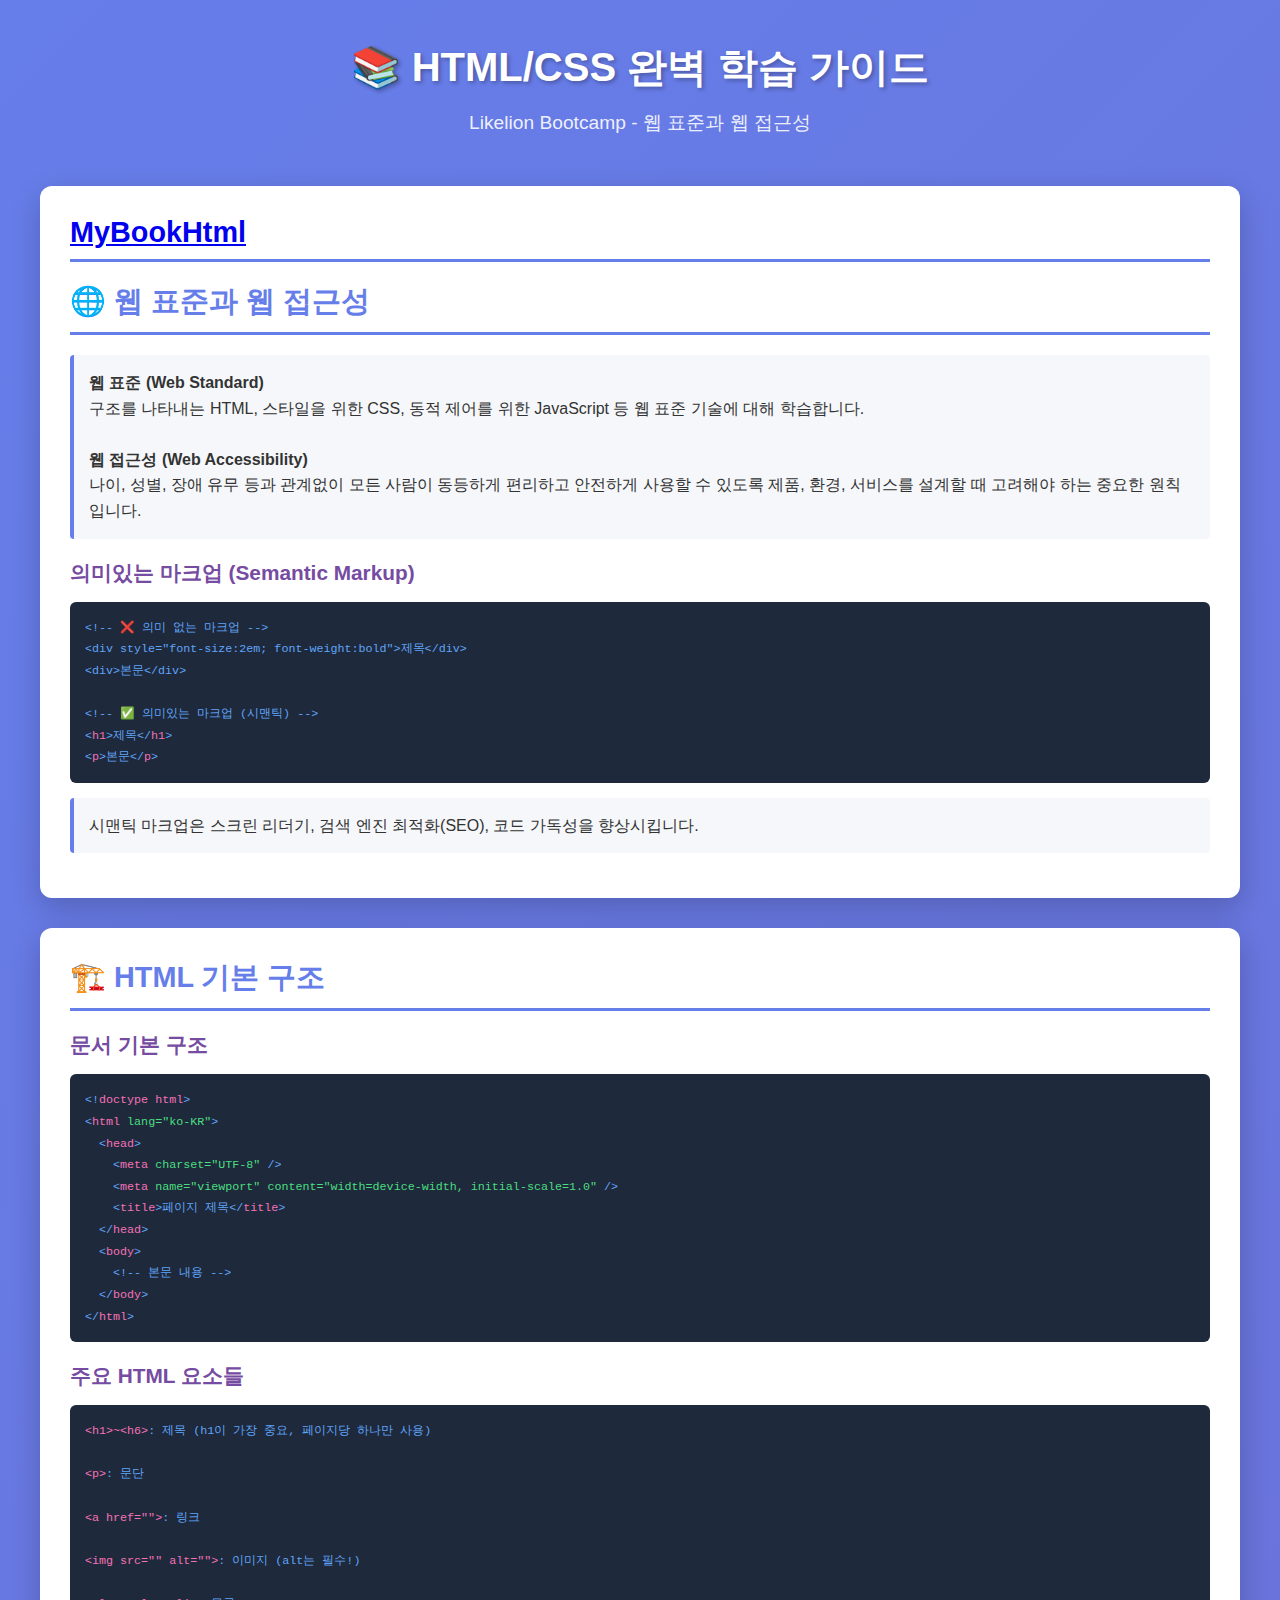
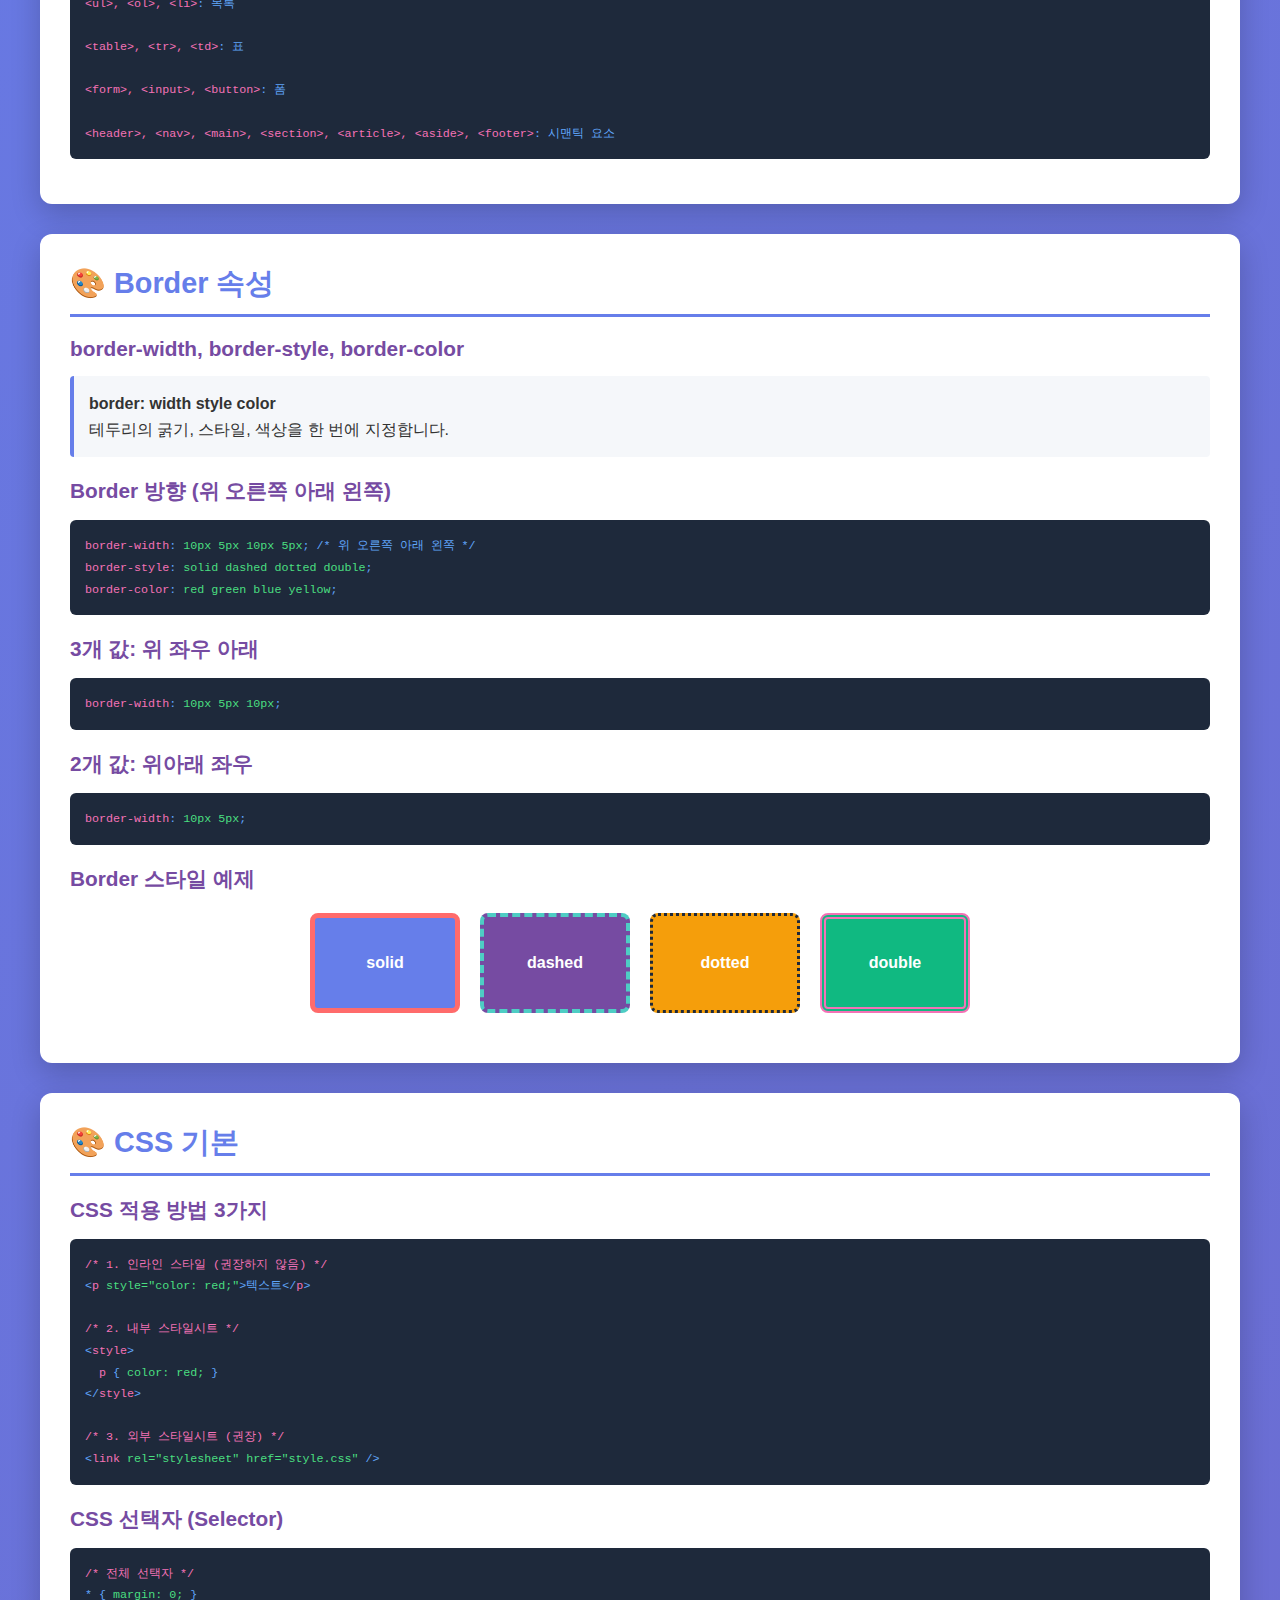
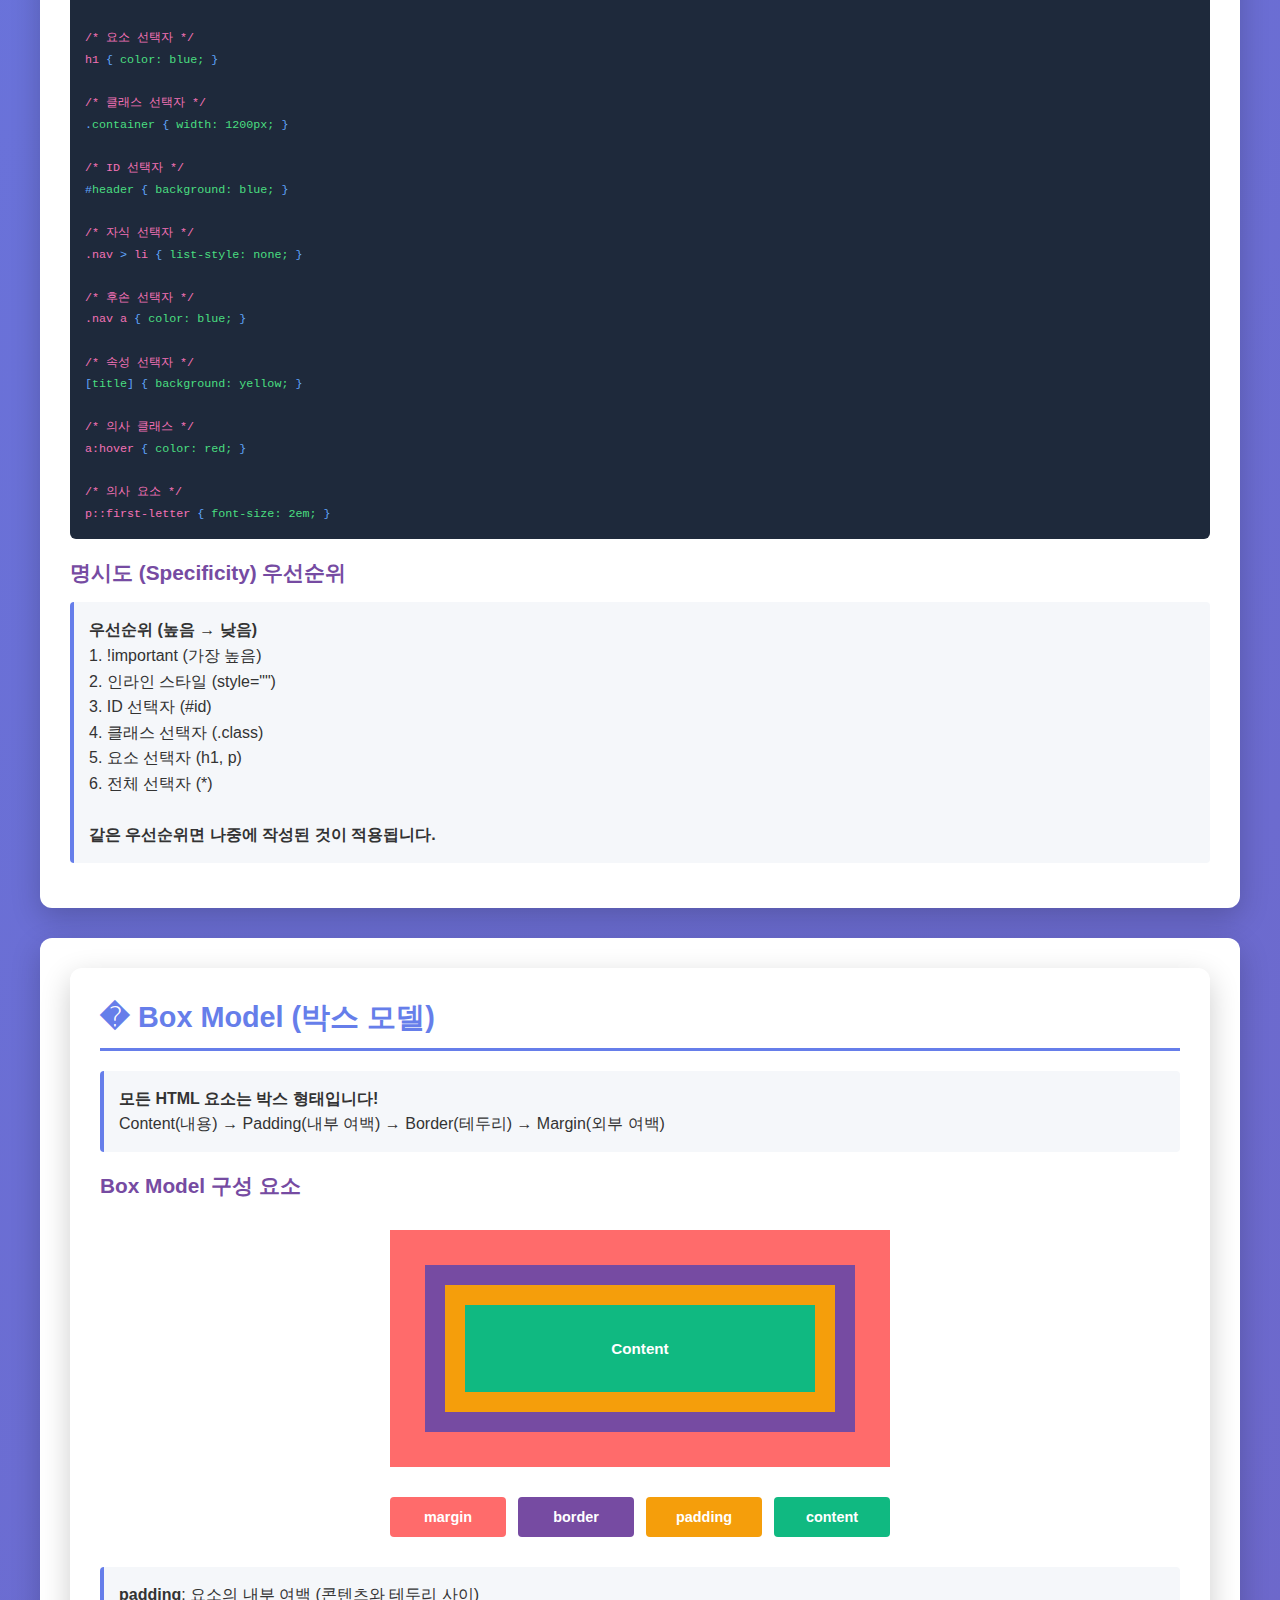
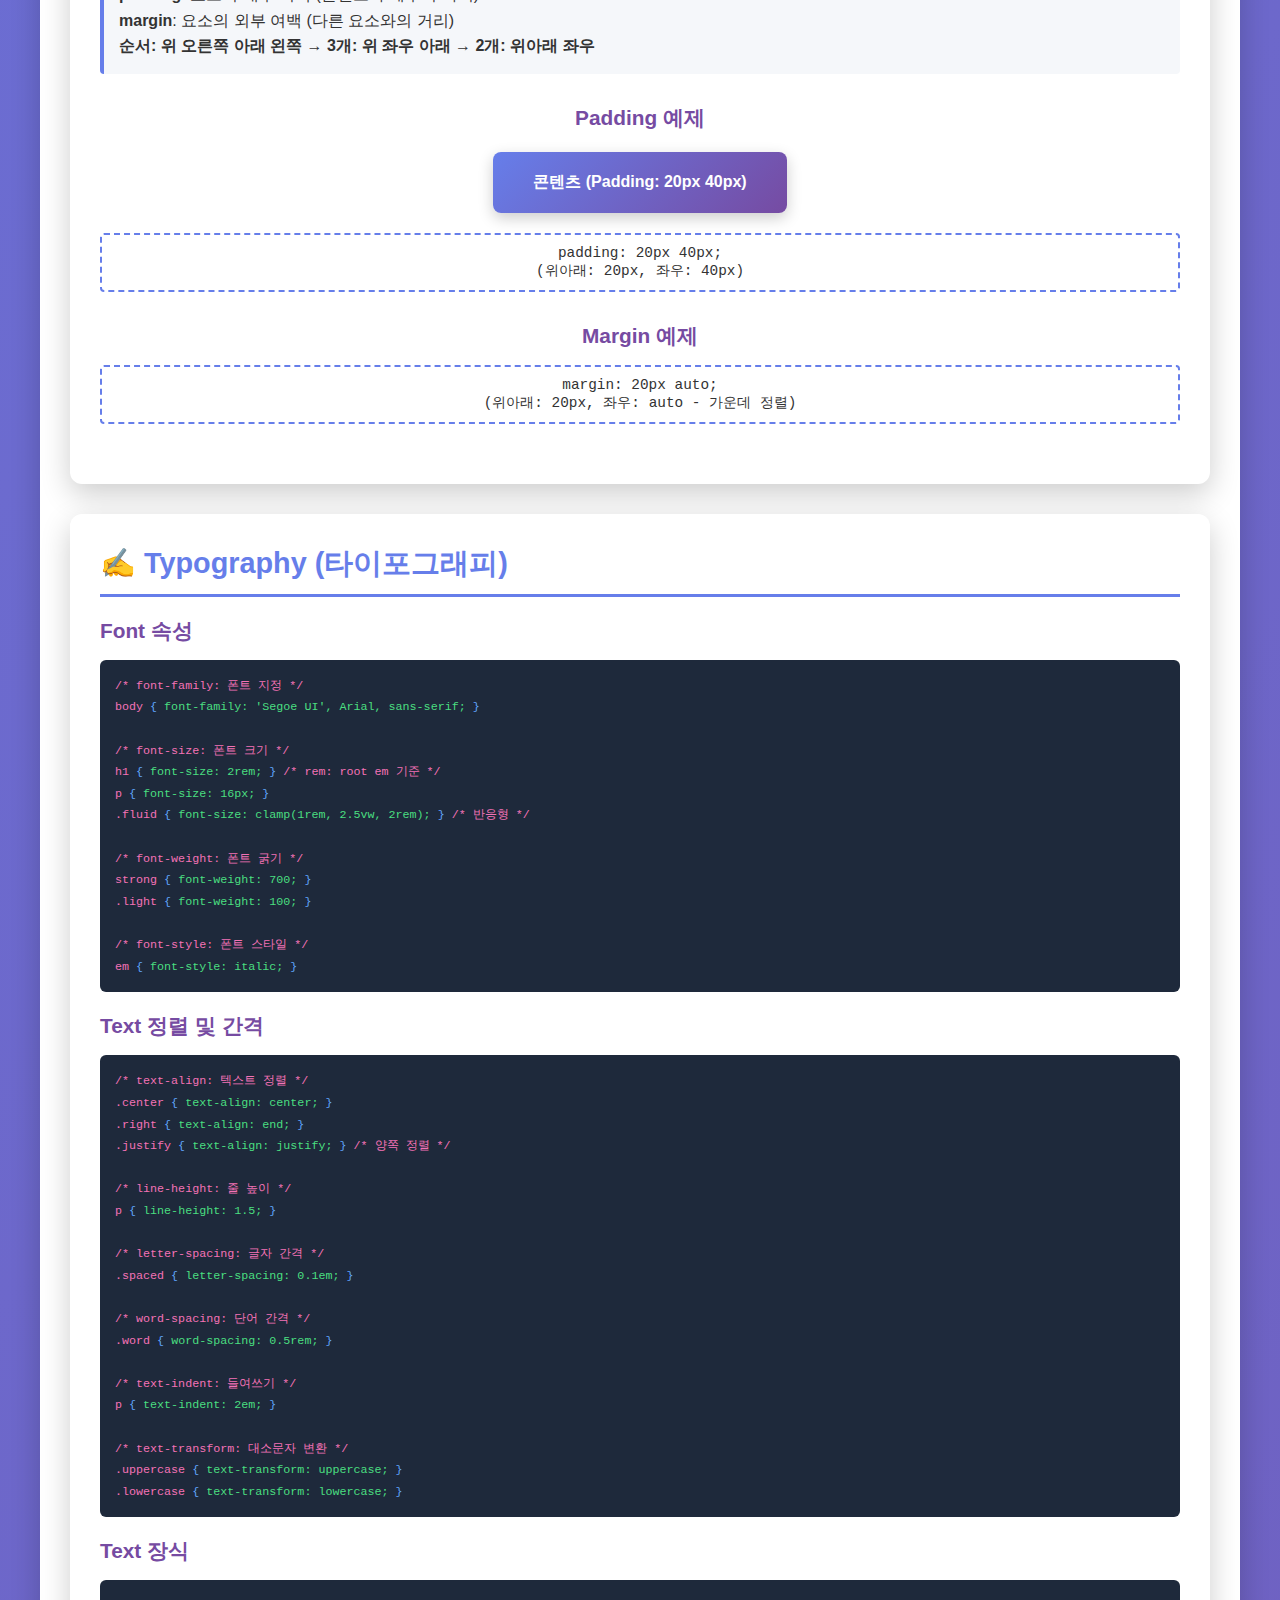
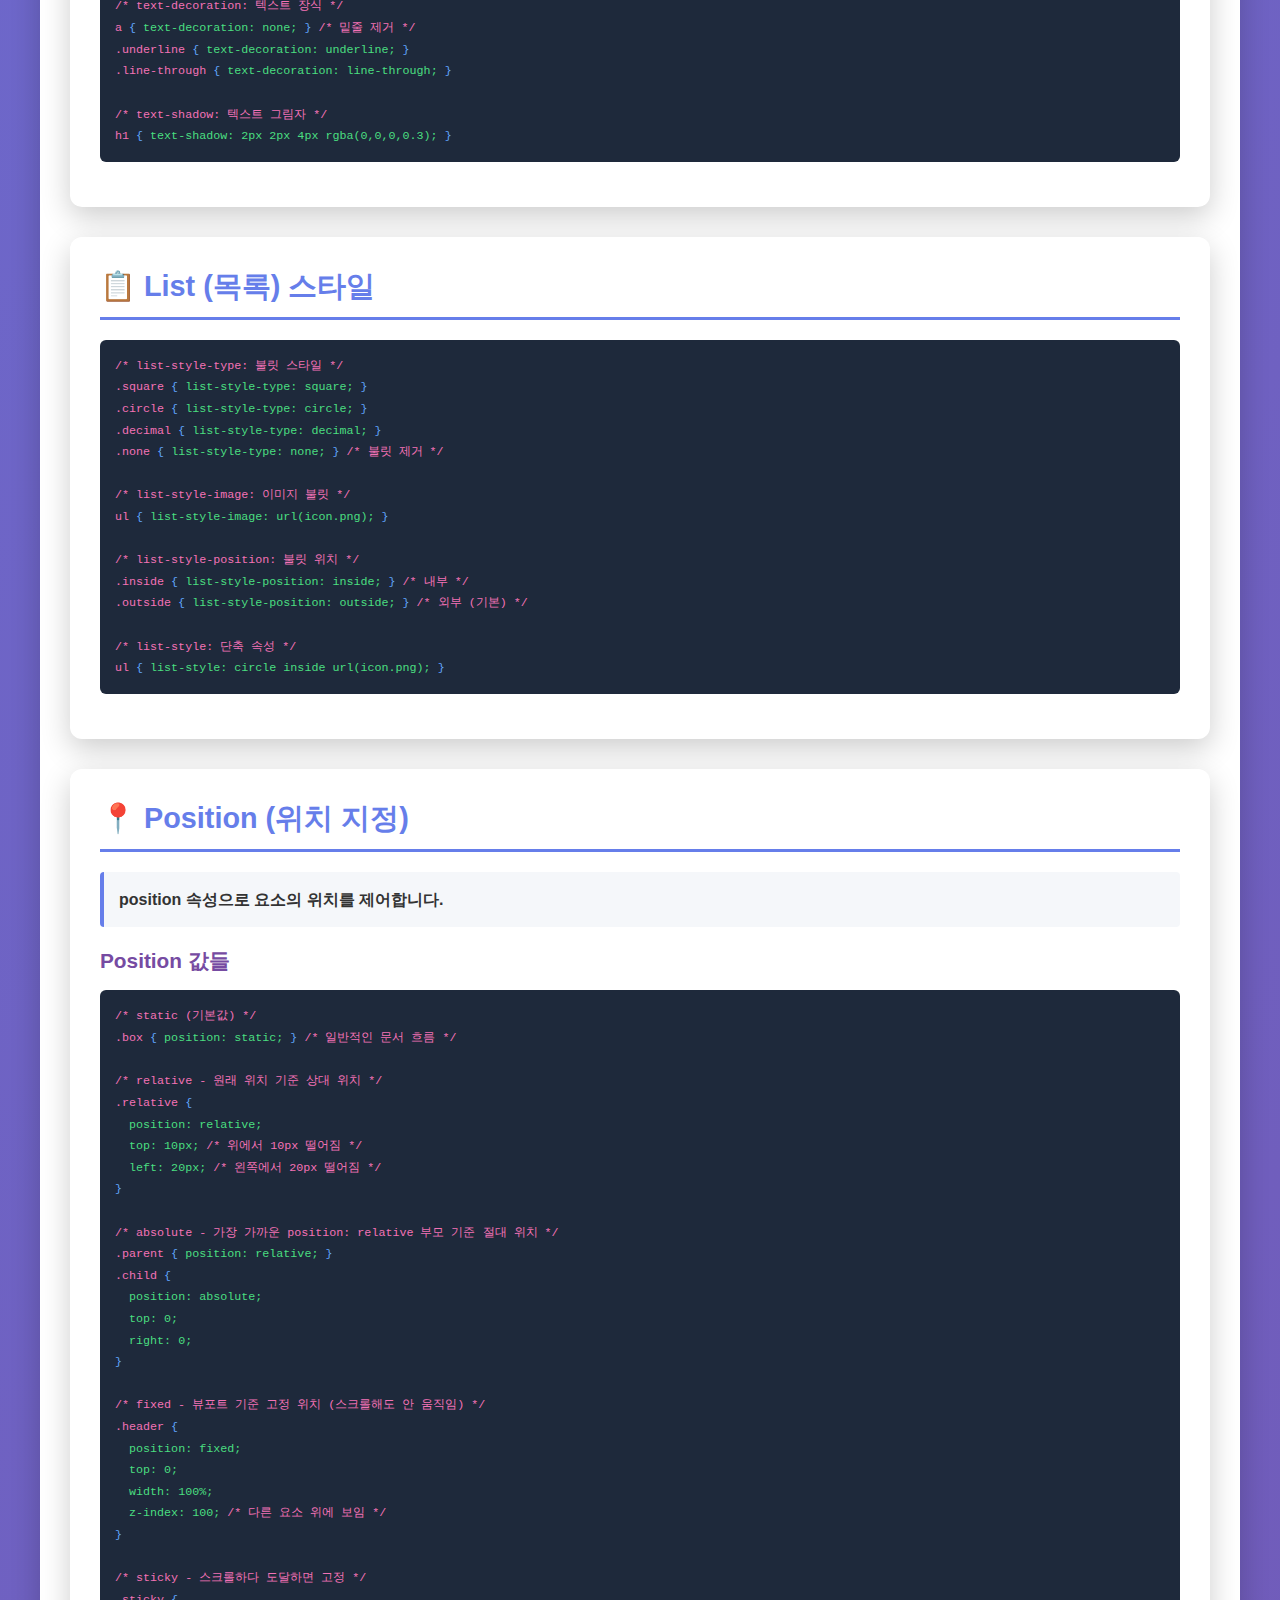
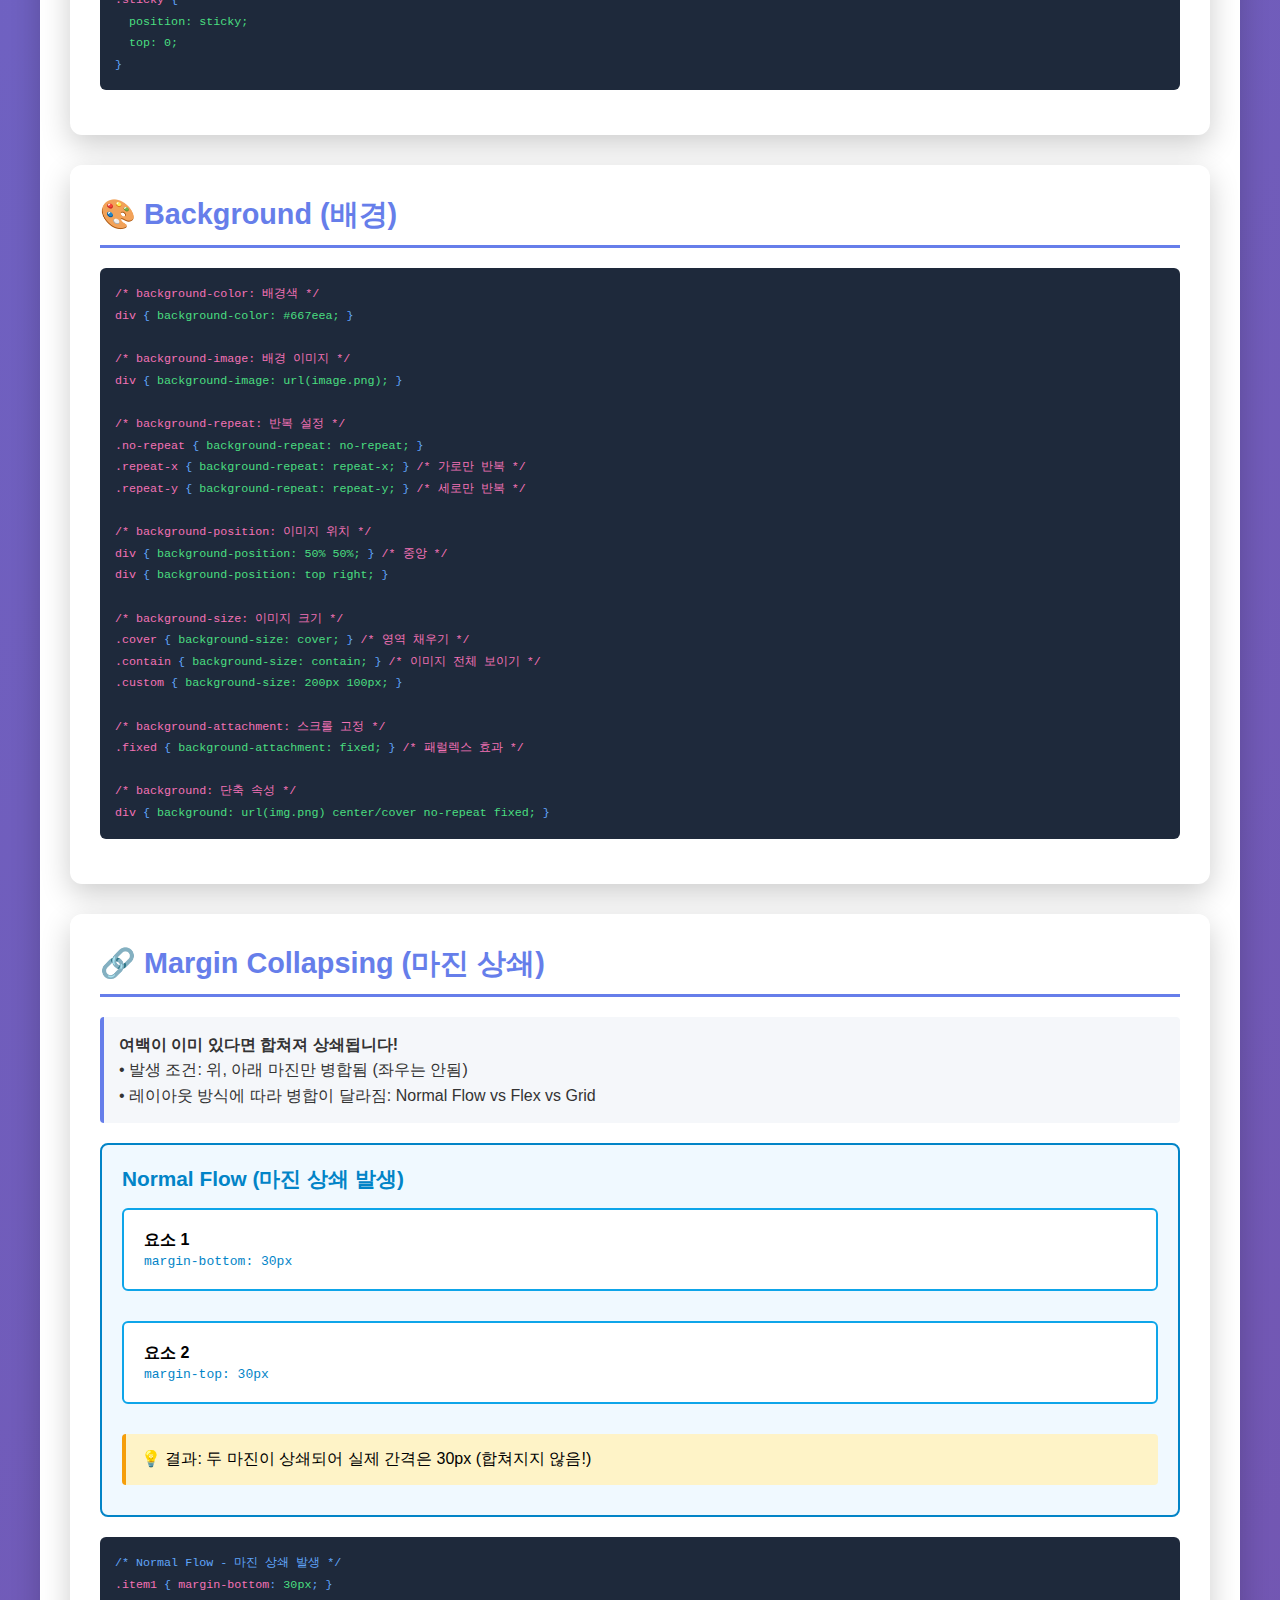
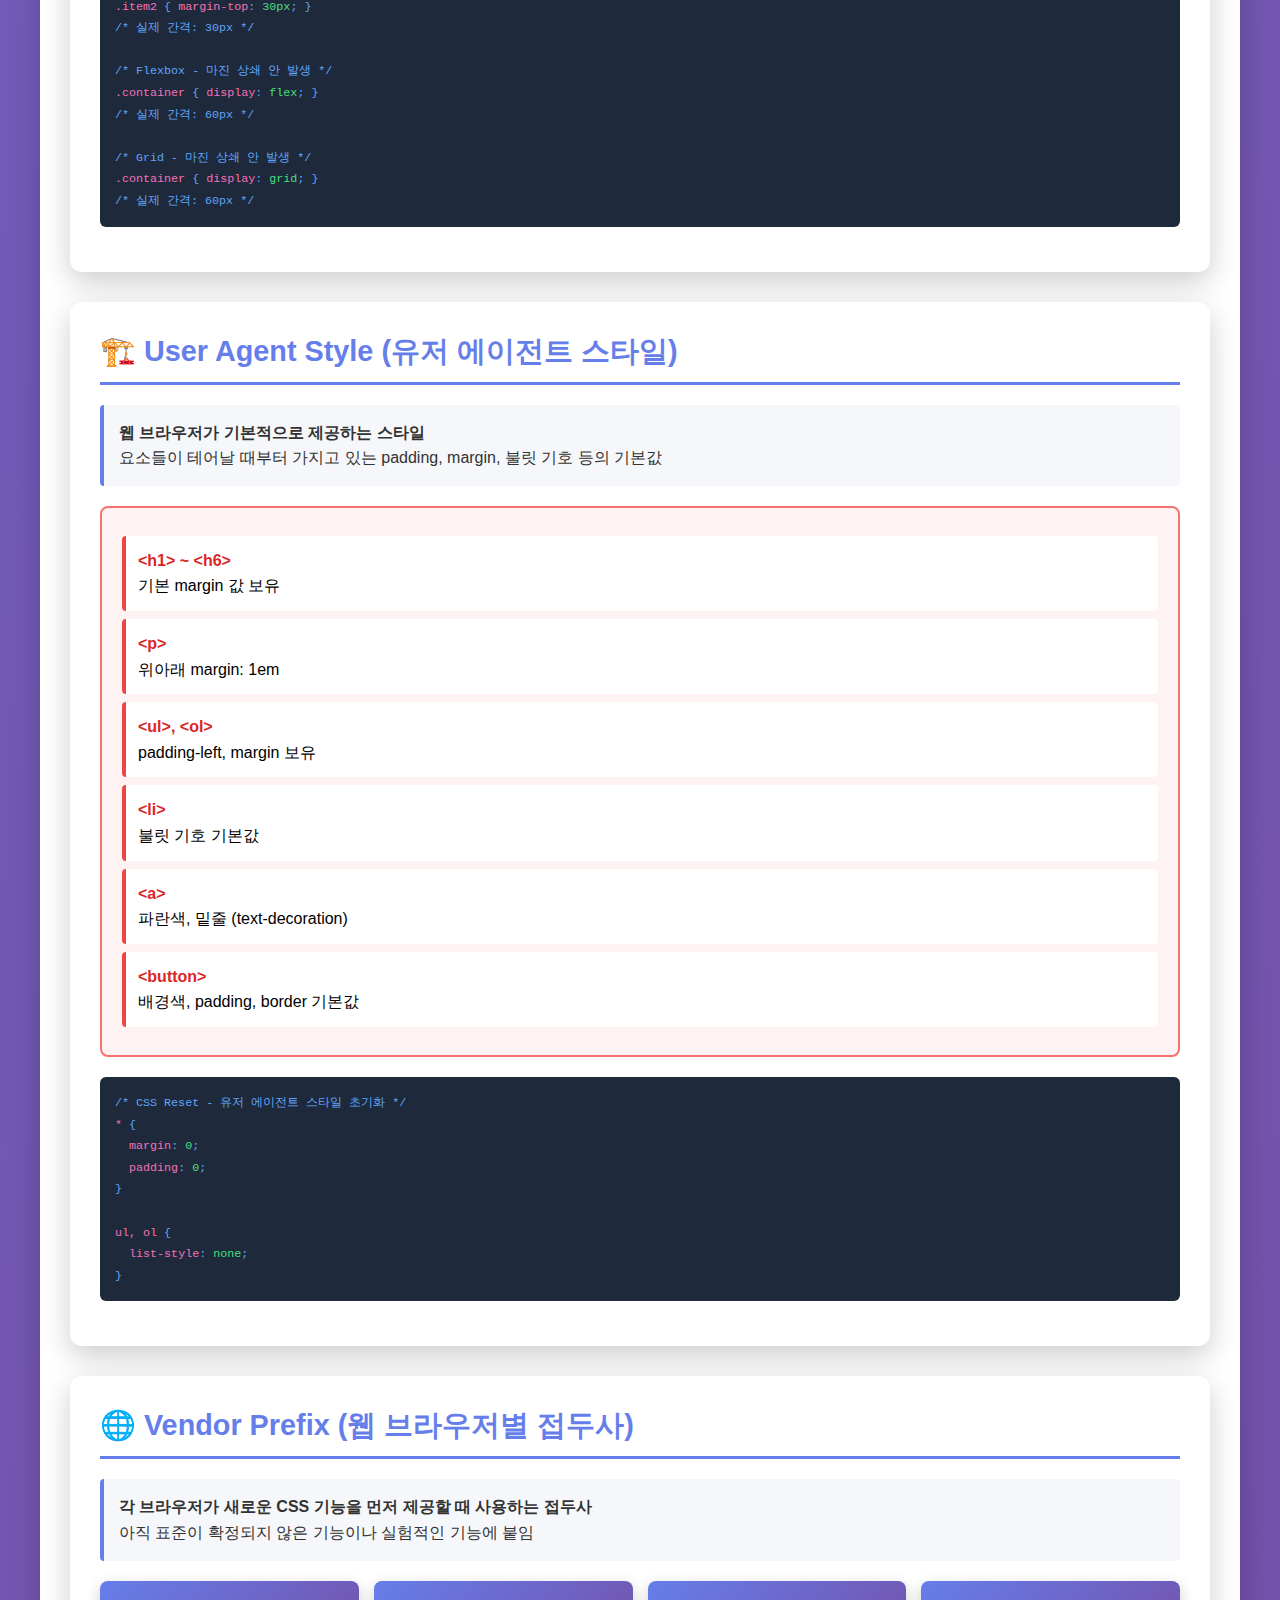
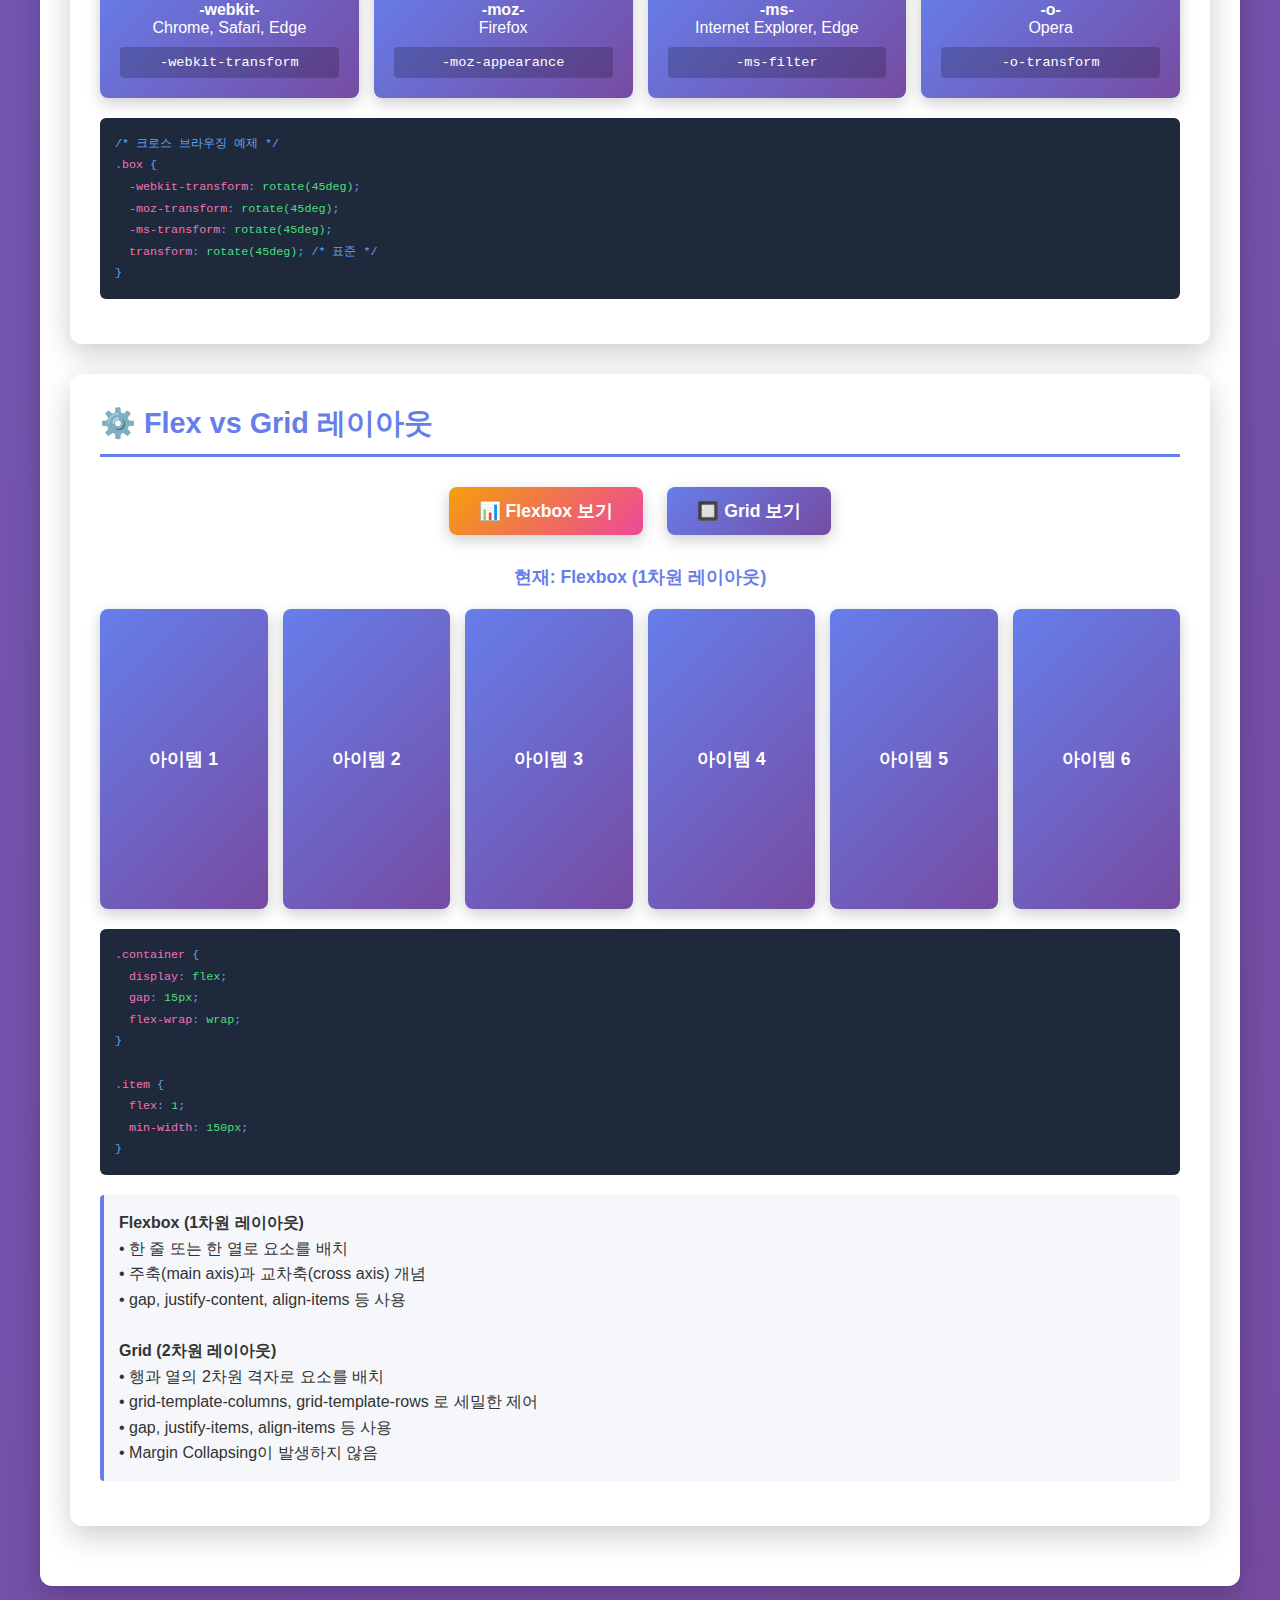
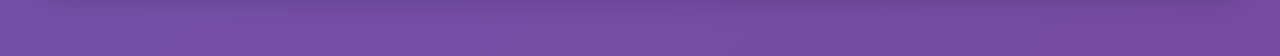
<file: index.html>
<!DOCTYPE html>
<html lang="ko-KR">
<head>
    <meta charset="UTF-8" />
    <meta name="viewport" content="width=device-width, initial-scale=1.0" />
    <title>HTML/CSS 완벽 가이드 - Likelion Bootcamp</title>
    <link rel="stylesheet" href="style.css" />
</head>
<body>
    <div class="container">
        <h1>📚 HTML/CSS 완벽 학습 가이드</h1>
        <p class="subtitle">Likelion Bootcamp - 웹 표준과 웹 접근성</p>

        <!-- 웹 표준과 웹 접근성 섹션 -->
        <div class="section">
            <h2><a href="./page/myBook.html">MyBookHtml</a></h2>
            <h2>🌐 웹 표준과 웹 접근성</h2>
            
            <div class="explanation">
                <strong>웹 표준 (Web Standard)</strong><br>
                구조를 나타내는 HTML, 스타일을 위한 CSS, 동적 제어를 위한 JavaScript 등 웹 표준 기술에 대해 학습합니다.<br><br>
                
                <strong>웹 접근성 (Web Accessibility)</strong><br>
                나이, 성별, 장애 유무 등과 관계없이 모든 사람이 동등하게 편리하고 안전하게 사용할 수 있도록 제품, 환경, 서비스를 설계할 때 고려해야 하는 중요한 원칙입니다.
            </div>

            <h3>의미있는 마크업 (Semantic Markup)</h3>
            <div class="code-block">
                <code>
                    &lt;!-- ❌ 의미 없는 마크업 --&gt;<br>
                    &lt;div style="font-size:2em; font-weight:bold"&gt;제목&lt;/div&gt;<br>
                    &lt;div&gt;본문&lt;/div&gt;<br><br>
                    
                    &lt;!-- ✅ 의미있는 마크업 (시맨틱) --&gt;<br>
                    &lt;<span class="keyword">h1</span>&gt;제목&lt;/<span class="keyword">h1</span>&gt;<br>
                    &lt;<span class="keyword">p</span>&gt;본문&lt;/<span class="keyword">p</span>&gt;
                </code>
            </div>

            <div class="explanation" style="margin-top: 15px;">
                시맨틱 마크업은 스크린 리더기, 검색 엔진 최적화(SEO), 코드 가독성을 향상시킵니다.
            </div>
        </div>

        <!-- HTML 기본 구조 섹션 -->
        <div class="section">
            <h2>🏗️ HTML 기본 구조</h2>
            
            <h3>문서 기본 구조</h3>
            <div class="code-block">
                <code>
                    &lt;!<span class="keyword">doctype html</span>&gt;<br>
                    &lt;<span class="keyword">html</span> <span class="value">lang="ko-KR"</span>&gt;<br>
                    &nbsp;&nbsp;&lt;<span class="keyword">head</span>&gt;<br>
                    &nbsp;&nbsp;&nbsp;&nbsp;&lt;<span class="keyword">meta</span> <span class="value">charset="UTF-8"</span> /&gt;<br>
                    &nbsp;&nbsp;&nbsp;&nbsp;&lt;<span class="keyword">meta</span> <span class="value">name="viewport"</span> <span class="value">content="width=device-width, initial-scale=1.0"</span> /&gt;<br>
                    &nbsp;&nbsp;&nbsp;&nbsp;&lt;<span class="keyword">title</span>&gt;페이지 제목&lt;/<span class="keyword">title</span>&gt;<br>
                    &nbsp;&nbsp;&lt;/<span class="keyword">head</span>&gt;<br>
                    &nbsp;&nbsp;&lt;<span class="keyword">body</span>&gt;<br>
                    &nbsp;&nbsp;&nbsp;&nbsp;&lt;!-- 본문 내용 --&gt;<br>
                    &nbsp;&nbsp;&lt;/<span class="keyword">body</span>&gt;<br>
                    &lt;/<span class="keyword">html</span>&gt;
                </code>
            </div>

            <h3>주요 HTML 요소들</h3>
            <div class="code-block">
                <code>
                    <span class="keyword">&lt;h1&gt;~&lt;h6&gt;</span>: 제목 (h1이 가장 중요, 페이지당 하나만 사용)<br><br>
                    
                    <span class="keyword">&lt;p&gt;</span>: 문단<br><br>
                    
                    <span class="keyword">&lt;a href=""&gt;</span>: 링크<br><br>
                    
                    <span class="keyword">&lt;img src="" alt=""&gt;</span>: 이미지 (alt는 필수!)<br><br>
                    
                    <span class="keyword">&lt;ul&gt;, &lt;ol&gt;, &lt;li&gt;</span>: 목록<br><br>
                    
                    <span class="keyword">&lt;table&gt;, &lt;tr&gt;, &lt;td&gt;</span>: 표<br><br>
                    
                    <span class="keyword">&lt;form&gt;, &lt;input&gt;, &lt;button&gt;</span>: 폼<br><br>
                    
                    <span class="keyword">&lt;header&gt;, &lt;nav&gt;, &lt;main&gt;, &lt;section&gt;, &lt;article&gt;, &lt;aside&gt;, &lt;footer&gt;</span>: 시맨틱 요소
                </code>
            </div>
        </div>

        <!-- Border 섹션 -->
        <div class="section">
            <h2>🎨 Border 속성</h2>
            
            <h3>border-width, border-style, border-color</h3>
            <div class="explanation">
                <strong>border: width style color</strong><br>
                테두리의 굵기, 스타일, 색상을 한 번에 지정합니다.
            </div>

            <h3>Border 방향 (위 오른쪽 아래 왼쪽)</h3>
            <div class="code-block">
                <code>
                    <span class="keyword">border-width</span>: <span class="value">10px 5px 10px 5px</span>; /* 위 오른쪽 아래 왼쪽 */<br>
                    <span class="keyword">border-style</span>: <span class="value">solid dashed dotted double</span>;<br>
                    <span class="keyword">border-color</span>: <span class="value">red green blue yellow</span>;
                </code>
            </div>

            <h3>3개 값: 위 좌우 아래</h3>
            <div class="code-block">
                <code><span class="keyword">border-width</span>: <span class="value">10px 5px 10px</span>;</code>
            </div>

            <h3>2개 값: 위아래 좌우</h3>
            <div class="code-block">
                <code><span class="keyword">border-width</span>: <span class="value">10px 5px</span>;</code>
            </div>

            <h3>Border 스타일 예제</h3>
            <div class="border-demo">
                <div class="border-box border-solid">solid</div>
                <div class="border-box border-dashed">dashed</div>
                <div class="border-box border-dotted">dotted</div>
                <div class="border-box border-double">double</div>
            </div>
        </div>

        <!-- CSS 기본 섹션 -->
        <div class="section">
            <h2>🎨 CSS 기본</h2>

            <h3>CSS 적용 방법 3가지</h3>
            <div class="code-block">
                <code>
                    <span class="keyword">/* 1. 인라인 스타일 (권장하지 않음) */</span><br>
                    &lt;<span class="keyword">p</span> <span class="value">style="color: red;"</span>&gt;텍스트&lt;/<span class="keyword">p</span>&gt;<br><br>
                    
                    <span class="keyword">/* 2. 내부 스타일시트 */</span><br>
                    &lt;<span class="keyword">style</span>&gt;<br>
                    &nbsp;&nbsp;<span class="keyword">p</span> { <span class="value">color: red;</span> }<br>
                    &lt;/<span class="keyword">style</span>&gt;<br><br>
                    
                    <span class="keyword">/* 3. 외부 스타일시트 (권장) */</span><br>
                    &lt;<span class="keyword">link</span> <span class="value">rel="stylesheet"</span> <span class="value">href="style.css"</span> /&gt;
                </code>
            </div>

            <h3>CSS 선택자 (Selector)</h3>
            <div class="code-block">
                <code>
                    <span class="keyword">/* 전체 선택자 */</span><br>
                    * { <span class="value">margin: 0;</span> }<br><br>
                    
                    <span class="keyword">/* 요소 선택자 */</span><br>
                    <span class="keyword">h1</span> { <span class="value">color: blue;</span> }<br><br>
                    
                    <span class="keyword">/* 클래스 선택자 */</span><br>
                    .<span class="value">container</span> { <span class="value">width: 1200px;</span> }<br><br>
                    
                    <span class="keyword">/* ID 선택자 */</span><br>
                    #<span class="value">header</span> { <span class="value">background: blue;</span> }<br><br>
                    
                    <span class="keyword">/* 자식 선택자 */</span><br>
                    <span class="keyword">.nav</span> &gt; <span class="keyword">li</span> { <span class="value">list-style: none;</span> }<br><br>
                    
                    <span class="keyword">/* 후손 선택자 */</span><br>
                    <span class="keyword">.nav</span> <span class="keyword">a</span> { <span class="value">color: blue;</span> }<br><br>
                    
                    <span class="keyword">/* 속성 선택자 */</span><br>
                    [<span class="value">title</span>] { <span class="value">background: yellow;</span> }<br><br>
                    
                    <span class="keyword">/* 의사 클래스 */</span><br>
                    <span class="keyword">a:hover</span> { <span class="value">color: red;</span> }<br><br>
                    
                    <span class="keyword">/* 의사 요소 */</span><br>
                    <span class="keyword">p::first-letter</span> { <span class="value">font-size: 2em;</span> }
                </code>
            </div>

            <h3>명시도 (Specificity) 우선순위</h3>
            <div class="explanation">
                <strong>우선순위 (높음 → 낮음)</strong><br>
                1. !important (가장 높음)<br>
                2. 인라인 스타일 (style="")<br>
                3. ID 선택자 (#id)<br>
                4. 클래스 선택자 (.class)<br>
                5. 요소 선택자 (h1, p)<br>
                6. 전체 선택자 (*)<br><br>
                
                <strong>같은 우선순위면 나중에 작성된 것이 적용됩니다.</strong>
            </div>
        </div>

        <div class="section">
        <div class="section">
            <h2>� Box Model (박스 모델)</h2>

            <div class="explanation">
                <strong>모든 HTML 요소는 박스 형태입니다!</strong><br>
                Content(내용) → Padding(내부 여백) → Border(테두리) → Margin(외부 여백)
            </div>

            <h3>Box Model 구성 요소</h3>
            <div style="text-align: center; margin: 30px 0;">
                <div style="
                    max-width: 500px;
                    margin: 0 auto;
                    padding: 0;
                ">
                    <!-- Margin Area (빨강) -->
                    <div style="
                        background: #ff6b6b;
                        margin: 0;
                        padding: 35px;
                    ">
                        <!-- Border Area (보라) -->
                        <div style="
                            background: #764ba2;
                            padding: 20px;
                        ">
                            <!-- Padding Area (주황) -->
                            <div style="
                                background: #f59e0b;
                                padding: 20px;
                            ">
                                <!-- Content Area (초록) -->
                                <div style="
                                    background: #10b981;
                                    color: white;
                                    padding: 35px;
                                    text-align: center;
                                    font-weight: bold;
                                    font-size: 0.95em;
                                ">
                                    Content
                                </div>
                            </div>
                        </div>
                    </div>
                </div>

                <!-- 범례 -->
                <div style="
                    display: grid;
                    grid-template-columns: repeat(4, 1fr);
                    gap: 12px;
                    max-width: 500px;
                    margin: 30px auto 0;
                    font-size: 0.9em;
                ">
                    <div style="
                        background: #ff6b6b;
                        padding: 12px;
                        border-radius: 4px;
                        text-align: center;
                        color: white;
                    ">
                        <strong>margin</strong>
                    </div>
                    <div style="
                        background: #764ba2;
                        padding: 12px;
                        border-radius: 4px;
                        text-align: center;
                        color: white;
                    ">
                        <strong>border</strong>
                    </div>
                    <div style="
                        background: #f59e0b;
                        padding: 12px;
                        border-radius: 4px;
                        text-align: center;
                        color: white;
                    ">
                        <strong>padding</strong>
                    </div>
                    <div style="
                        background: #10b981;
                        padding: 12px;
                        border-radius: 4px;
                        text-align: center;
                        color: white;
                    ">
                        <strong>content</strong>
                    </div>
                </div>
            </div>

            <div class="explanation">
                <strong>padding</strong>: 요소의 내부 여백 (콘텐츠와 테두리 사이)<br>
                <strong>margin</strong>: 요소의 외부 여백 (다른 요소와의 거리)<br>
                <strong>순서: 위 오른쪽 아래 왼쪽 → 3개: 위 좌우 아래 → 2개: 위아래 좌우</strong>
            </div>

            <div class="spacing-demo">
                <h3>Padding 예제</h3>
                <div class="spacing-box">
                    콘텐츠 (Padding: 20px 40px)
                </div>
                <div class="spacing-values">
                    padding: 20px 40px;<br>
                    (위아래: 20px, 좌우: 40px)
                </div>

                <h3 style="margin-top: 30px;">Margin 예제</h3>
                <div class="spacing-values">
                    margin: 20px auto;<br>
                    (위아래: 20px, 좌우: auto - 가운데 정렬)
                </div>
            </div>
        </div>

        <!-- Typography 섹션 -->
        <div class="section">
            <h2>✍️ Typography (타이포그래피)</h2>

            <h3>Font 속성</h3>
            <div class="code-block">
                <code>
                    <span class="keyword">/* font-family: 폰트 지정 */</span><br>
                    <span class="keyword">body</span> { <span class="value">font-family: 'Segoe UI', Arial, sans-serif;</span> }<br><br>
                    
                    <span class="keyword">/* font-size: 폰트 크기 */</span><br>
                    <span class="keyword">h1</span> { <span class="value">font-size: 2rem;</span> } <span class="keyword">/* rem: root em 기준 */</span><br>
                    <span class="keyword">p</span> { <span class="value">font-size: 16px;</span> }<br>
                    <span class="keyword">.fluid</span> { <span class="value">font-size: clamp(1rem, 2.5vw, 2rem);</span> } <span class="keyword">/* 반응형 */</span><br><br>
                    
                    <span class="keyword">/* font-weight: 폰트 굵기 */</span><br>
                    <span class="keyword">strong</span> { <span class="value">font-weight: 700;</span> }<br>
                    <span class="keyword">.light</span> { <span class="value">font-weight: 100;</span> }<br><br>
                    
                    <span class="keyword">/* font-style: 폰트 스타일 */</span><br>
                    <span class="keyword">em</span> { <span class="value">font-style: italic;</span> }
                </code>
            </div>

            <h3>Text 정렬 및 간격</h3>
            <div class="code-block">
                <code>
                    <span class="keyword">/* text-align: 텍스트 정렬 */</span><br>
                    <span class="keyword">.center</span> { <span class="value">text-align: center;</span> }<br>
                    <span class="keyword">.right</span> { <span class="value">text-align: end;</span> }<br>
                    <span class="keyword">.justify</span> { <span class="value">text-align: justify;</span> } <span class="keyword">/* 양쪽 정렬 */</span><br><br>
                    
                    <span class="keyword">/* line-height: 줄 높이 */</span><br>
                    <span class="keyword">p</span> { <span class="value">line-height: 1.5;</span> }<br><br>
                    
                    <span class="keyword">/* letter-spacing: 글자 간격 */</span><br>
                    <span class="keyword">.spaced</span> { <span class="value">letter-spacing: 0.1em;</span> }<br><br>
                    
                    <span class="keyword">/* word-spacing: 단어 간격 */</span><br>
                    <span class="keyword">.word</span> { <span class="value">word-spacing: 0.5rem;</span> }<br><br>
                    
                    <span class="keyword">/* text-indent: 들여쓰기 */</span><br>
                    <span class="keyword">p</span> { <span class="value">text-indent: 2em;</span> }<br><br>
                    
                    <span class="keyword">/* text-transform: 대소문자 변환 */</span><br>
                    <span class="keyword">.uppercase</span> { <span class="value">text-transform: uppercase;</span> }<br>
                    <span class="keyword">.lowercase</span> { <span class="value">text-transform: lowercase;</span> }
                </code>
            </div>

            <h3>Text 장식</h3>
            <div class="code-block">
                <code>
                    <span class="keyword">/* text-decoration: 텍스트 장식 */</span><br>
                    <span class="keyword">a</span> { <span class="value">text-decoration: none;</span> } <span class="keyword">/* 밑줄 제거 */</span><br>
                    <span class="keyword">.underline</span> { <span class="value">text-decoration: underline;</span> }<br>
                    <span class="keyword">.line-through</span> { <span class="value">text-decoration: line-through;</span> }<br><br>
                    
                    <span class="keyword">/* text-shadow: 텍스트 그림자 */</span><br>
                    <span class="keyword">h1</span> { <span class="value">text-shadow: 2px 2px 4px rgba(0,0,0,0.3);</span> }
                </code>
            </div>
        </div>

        <!-- List 스타일 섹션 -->
        <div class="section">
            <h2>📋 List (목록) 스타일</h2>

            <div class="code-block">
                <code>
                    <span class="keyword">/* list-style-type: 불릿 스타일 */</span><br>
                    <span class="keyword">.square</span> { <span class="value">list-style-type: square;</span> }<br>
                    <span class="keyword">.circle</span> { <span class="value">list-style-type: circle;</span> }<br>
                    <span class="keyword">.decimal</span> { <span class="value">list-style-type: decimal;</span> }<br>
                    <span class="keyword">.none</span> { <span class="value">list-style-type: none;</span> } <span class="keyword">/* 불릿 제거 */</span><br><br>
                    
                    <span class="keyword">/* list-style-image: 이미지 불릿 */</span><br>
                    <span class="keyword">ul</span> { <span class="value">list-style-image: url(icon.png);</span> }<br><br>
                    
                    <span class="keyword">/* list-style-position: 불릿 위치 */</span><br>
                    <span class="keyword">.inside</span> { <span class="value">list-style-position: inside;</span> } <span class="keyword">/* 내부 */</span><br>
                    <span class="keyword">.outside</span> { <span class="value">list-style-position: outside;</span> } <span class="keyword">/* 외부 (기본) */</span><br><br>
                    
                    <span class="keyword">/* list-style: 단축 속성 */</span><br>
                    <span class="keyword">ul</span> { <span class="value">list-style: circle inside url(icon.png);</span> }
                </code>
            </div>
        </div>

        <!-- Position 섹션 -->
        <div class="section">
            <h2>📍 Position (위치 지정)</h2>

            <div class="explanation">
                <strong>position 속성으로 요소의 위치를 제어합니다.</strong>
            </div>

            <h3>Position 값들</h3>
            <div class="code-block">
                <code>
                    <span class="keyword">/* static (기본값) */</span><br>
                    <span class="keyword">.box</span> { <span class="value">position: static;</span> } <span class="keyword">/* 일반적인 문서 흐름 */</span><br><br>
                    
                    <span class="keyword">/* relative - 원래 위치 기준 상대 위치 */</span><br>
                    <span class="keyword">.relative</span> {<br>
                    &nbsp;&nbsp;<span class="value">position: relative;</span><br>
                    &nbsp;&nbsp;<span class="value">top: 10px;</span> <span class="keyword">/* 위에서 10px 떨어짐 */</span><br>
                    &nbsp;&nbsp;<span class="value">left: 20px;</span> <span class="keyword">/* 왼쪽에서 20px 떨어짐 */</span><br>
                    }<br><br>
                    
                    <span class="keyword">/* absolute - 가장 가까운 position: relative 부모 기준 절대 위치 */</span><br>
                    <span class="keyword">.parent</span> { <span class="value">position: relative;</span> }<br>
                    <span class="keyword">.child</span> {<br>
                    &nbsp;&nbsp;<span class="value">position: absolute;</span><br>
                    &nbsp;&nbsp;<span class="value">top: 0;</span><br>
                    &nbsp;&nbsp;<span class="value">right: 0;</span><br>
                    }<br><br>
                    
                    <span class="keyword">/* fixed - 뷰포트 기준 고정 위치 (스크롤해도 안 움직임) */</span><br>
                    <span class="keyword">.header</span> {<br>
                    &nbsp;&nbsp;<span class="value">position: fixed;</span><br>
                    &nbsp;&nbsp;<span class="value">top: 0;</span><br>
                    &nbsp;&nbsp;<span class="value">width: 100%;</span><br>
                    &nbsp;&nbsp;<span class="value">z-index: 100;</span> <span class="keyword">/* 다른 요소 위에 보임 */</span><br>
                    }<br><br>
                    
                    <span class="keyword">/* sticky - 스크롤하다 도달하면 고정 */</span><br>
                    <span class="keyword">.sticky</span> {<br>
                    &nbsp;&nbsp;<span class="value">position: sticky;</span><br>
                    &nbsp;&nbsp;<span class="value">top: 0;</span><br>
                    }
                </code>
            </div>
        </div>

        <!-- Background 섹션 -->
        <div class="section">
            <h2>🎨 Background (배경)</h2>

            <div class="code-block">
                <code>
                    <span class="keyword">/* background-color: 배경색 */</span><br>
                    <span class="keyword">div</span> { <span class="value">background-color: #667eea;</span> }<br><br>
                    
                    <span class="keyword">/* background-image: 배경 이미지 */</span><br>
                    <span class="keyword">div</span> { <span class="value">background-image: url(image.png);</span> }<br><br>
                    
                    <span class="keyword">/* background-repeat: 반복 설정 */</span><br>
                    <span class="keyword">.no-repeat</span> { <span class="value">background-repeat: no-repeat;</span> }<br>
                    <span class="keyword">.repeat-x</span> { <span class="value">background-repeat: repeat-x;</span> } <span class="keyword">/* 가로만 반복 */</span><br>
                    <span class="keyword">.repeat-y</span> { <span class="value">background-repeat: repeat-y;</span> } <span class="keyword">/* 세로만 반복 */</span><br><br>
                    
                    <span class="keyword">/* background-position: 이미지 위치 */</span><br>
                    <span class="keyword">div</span> { <span class="value">background-position: 50% 50%;</span> } <span class="keyword">/* 중앙 */</span><br>
                    <span class="keyword">div</span> { <span class="value">background-position: top right;</span> }<br><br>
                    
                    <span class="keyword">/* background-size: 이미지 크기 */</span><br>
                    <span class="keyword">.cover</span> { <span class="value">background-size: cover;</span> } <span class="keyword">/* 영역 채우기 */</span><br>
                    <span class="keyword">.contain</span> { <span class="value">background-size: contain;</span> } <span class="keyword">/* 이미지 전체 보이기 */</span><br>
                    <span class="keyword">.custom</span> { <span class="value">background-size: 200px 100px;</span> }<br><br>
                    
                    <span class="keyword">/* background-attachment: 스크롤 고정 */</span><br>
                    <span class="keyword">.fixed</span> { <span class="value">background-attachment: fixed;</span> } <span class="keyword">/* 패럴렉스 효과 */</span><br><br>
                    
                    <span class="keyword">/* background: 단축 속성 */</span><br>
                    <span class="keyword">div</span> { <span class="value">background: url(img.png) center/cover no-repeat fixed;</span> }
                </code>
            </div>
        </div>

        <div class="section">
            <h2>🔗 Margin Collapsing (마진 상쇄)</h2>

            <div class="explanation">
                <strong>여백이 이미 있다면 합쳐져 상쇄됩니다!</strong><br>
                • 발생 조건: 위, 아래 마진만 병합됨 (좌우는 안됨)<br>
                • 레이아웃 방식에 따라 병합이 달라짐: Normal Flow vs Flex vs Grid
            </div>

            <div class="collapsing-demo">
                <h3 style="color: #0284c7; margin-top: 0;">Normal Flow (마진 상쇄 발생)</h3>
                <div class="collapse-item">
                    <strong>요소 1</strong><br>
                    <code style="color: #0284c7;">margin-bottom: 30px</code>
                </div>
                <div class="collapse-item">
                    <strong>요소 2</strong><br>
                    <code style="color: #0284c7;">margin-top: 30px</code>
                </div>
                <div class="collapse-note">
                    💡 결과: 두 마진이 상쇄되어 실제 간격은 30px (합쳐지지 않음!)
                </div>
            </div>

            <div class="code-block">
                <code>
                    /* Normal Flow - 마진 상쇄 발생 */<br>
                    <span class="keyword">.item1</span> { <span class="keyword">margin-bottom</span>: <span class="value">30px</span>; }<br>
                    <span class="keyword">.item2</span> { <span class="keyword">margin-top</span>: <span class="value">30px</span>; }<br>
                    /* 실제 간격: 30px */<br><br>
                    
                    /* Flexbox - 마진 상쇄 안 발생 */<br>
                    <span class="keyword">.container</span> { <span class="keyword">display</span>: <span class="value">flex</span>; }<br>
                    /* 실제 간격: 60px */<br><br>

                    /* Grid - 마진 상쇄 안 발생 */<br>
                    <span class="keyword">.container</span> { <span class="keyword">display</span>: <span class="value">grid</span>; }<br>
                    /* 실제 간격: 60px */
                </code>
            </div>
        </div>

        <!-- User Agent Style 섹션 -->
        <div class="section">
            <h2>🏗️ User Agent Style (유저 에이전트 스타일)</h2>

            <div class="explanation">
                <strong>웹 브라우저가 기본적으로 제공하는 스타일</strong><br>
                요소들이 테어날 때부터 가지고 있는 padding, margin, 불릿 기호 등의 기본값
            </div>

            <div class="ua-demo">
                <ul class="ua-list">
                    <li><strong>&lt;h1&gt; ~ &lt;h6&gt;</strong><br>기본 margin 값 보유</li>
                    <li><strong>&lt;p&gt;</strong><br>위아래 margin: 1em</li>
                    <li><strong>&lt;ul&gt;, &lt;ol&gt;</strong><br>padding-left, margin 보유</li>
                    <li><strong>&lt;li&gt;</strong><br>불릿 기호 기본값</li>
                    <li><strong>&lt;a&gt;</strong><br>파란색, 밑줄 (text-decoration)</li>
                    <li><strong>&lt;button&gt;</strong><br>배경색, padding, border 기본값</li>
                </ul>
            </div>

            <div class="code-block">
                <code>
                    /* CSS Reset - 유저 에이전트 스타일 초기화 */<br>
                    <span class="keyword">*</span> {<br>
                    &nbsp;&nbsp;<span class="keyword">margin</span>: <span class="value">0</span>;<br>
                    &nbsp;&nbsp;<span class="keyword">padding</span>: <span class="value">0</span>;<br>
                    }<br><br>
                    
                    <span class="keyword">ul, ol</span> {<br>
                    &nbsp;&nbsp;<span class="keyword">list-style</span>: <span class="value">none</span>;<br>
                    }
                </code>
            </div>
        </div>

        <!-- Vendor Prefix 섹션 -->
        <div class="section">
            <h2>🌐 Vendor Prefix (웹 브라우저별 접두사)</h2>

            <div class="explanation">
                <strong>각 브라우저가 새로운 CSS 기능을 먼저 제공할 때 사용하는 접두사</strong><br>
                아직 표준이 확정되지 않은 기능이나 실험적인 기능에 붙임
            </div>

            <div class="vendor-demo">
                <div class="vendor-card">
                    <strong>-webkit-</strong><br>
                    Chrome, Safari, Edge<br>
                    <code>-webkit-transform</code>
                </div>
                <div class="vendor-card">
                    <strong>-moz-</strong><br>
                    Firefox<br>
                    <code>-moz-appearance</code>
                </div>
                <div class="vendor-card">
                    <strong>-ms-</strong><br>
                    Internet Explorer, Edge<br>
                    <code>-ms-filter</code>
                </div>
                <div class="vendor-card">
                    <strong>-o-</strong><br>
                    Opera<br>
                    <code>-o-transform</code>
                </div>
            </div>

            <div class="code-block">
                <code>
                    /* 크로스 브라우징 예제 */<br>
                    <span class="keyword">.box</span> {<br>
                    &nbsp;&nbsp;<span class="keyword">-webkit-transform</span>: <span class="value">rotate(45deg)</span>;<br>
                    &nbsp;&nbsp;<span class="keyword">-moz-transform</span>: <span class="value">rotate(45deg)</span>;<br>
                    &nbsp;&nbsp;<span class="keyword">-ms-transform</span>: <span class="value">rotate(45deg)</span>;<br>
                    &nbsp;&nbsp;<span class="keyword">transform</span>: <span class="value">rotate(45deg)</span>; /* 표준 */<br>
                    }
                </code>
            </div>
        </div>

        <!-- Flex vs Grid 섹션 -->
        <div class="section">
            <h2>⚙️ Flex vs Grid 레이아웃</h2>

            <div class="layout-toggle">
                <button class="toggle-btn active" data-layout="flex">📊 Flexbox 보기</button>
                <button class="toggle-btn" data-layout="grid">🔲 Grid 보기</button>
            </div>

            <div class="layout-info" id="layoutInfo">현재: Flexbox (1차원 레이아웃)</div>

            <div class="layout-container" id="layoutContainer">
                <div class="layout-item">아이템 1</div>
                <div class="layout-item">아이템 2</div>
                <div class="layout-item">아이템 3</div>
                <div class="layout-item">아이템 4</div>
                <div class="layout-item">아이템 5</div>
                <div class="layout-item">아이템 6</div>
            </div>

            <div class="code-block" id="codeBlock">
                <code>
                    <span class="keyword">.container</span> {<br>
                    &nbsp;&nbsp;<span class="keyword">display</span>: <span class="value">flex</span>;<br>
                    &nbsp;&nbsp;<span class="keyword">gap</span>: <span class="value">15px</span>;<br>
                    &nbsp;&nbsp;<span class="keyword">flex-wrap</span>: <span class="value">wrap</span>;<br>
                    }<br>
                    <br>
                    <span class="keyword">.item</span> {<br>
                    &nbsp;&nbsp;<span class="keyword">flex</span>: <span class="value">1</span>;<br>
                    &nbsp;&nbsp;<span class="keyword">min-width</span>: <span class="value">150px</span>;<br>
                    }
                </code>
            </div>

            <div class="explanation" style="margin-top: 20px;">
                <strong>Flexbox (1차원 레이아웃)</strong><br>
                • 한 줄 또는 한 열로 요소를 배치<br>
                • 주축(main axis)과 교차축(cross axis) 개념<br>
                • gap, justify-content, align-items 등 사용<br><br>

                <strong>Grid (2차원 레이아웃)</strong><br>
                • 행과 열의 2차원 격자로 요소를 배치<br>
                • grid-template-columns, grid-template-rows 로 세밀한 제어<br>
                • gap, justify-items, align-items 등 사용<br>
                • Margin Collapsing이 발생하지 않음
            </div>
        </div>
    </div>

    <script src="script.js"></script>
</body>
</html>
</file>
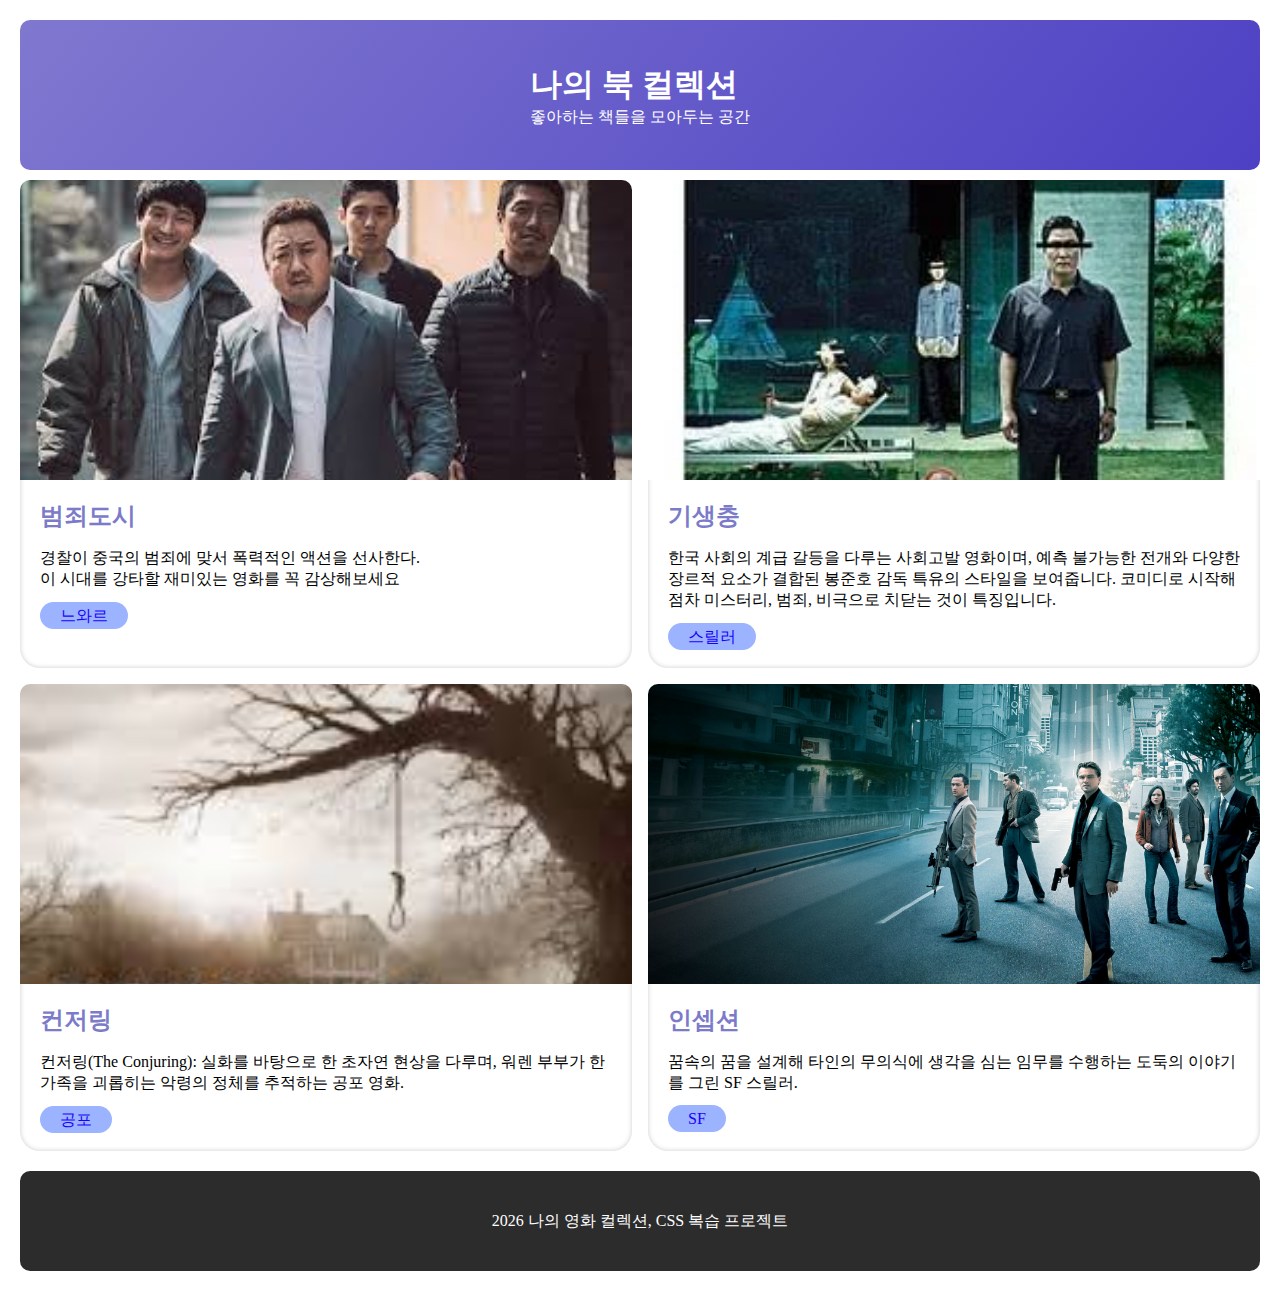
<file: page/myBook.html>
<!DOCTYPE html>
<html lang="ko-KR">
<head>
    <meta charset="UTF-8" />
    <meta name="viewport" content="width=device-width, initial-scale=1.0" />
    <title>MyBookHtml</title>
    <link rel="stylesheet" href="./style.css" />
</head>
<body>
    <header>
        <div class="headerText">
            <h1>나의 북 컬렉션</h1>
            <p>좋아하는 책들을 모아두는 공간</p>
        </div>
    </header>
    <section>
        <article>
            <figure><img width="300" height="168" src="./img/The Roundup.jpg" alt="범죄도시"/></figure>
            <div class="contentText">
                <h2 class="contentHeaderText">범죄도시</h2>
                <p>경찰이 중국의 범죄에 맞서 폭력적인 액션을 선사한다. 
                    <br />이 시대를 강타할 재미있는 영화를 꼭 감상해보세요 
                </p>
                <span class="contentState">느와르</span>
            </div>
        </article>
        <article>
            <figure><img width="290" height="330" src="./img/helminth.webp" alt="기생충" /></figure>
            <div class="contentText">
                <h2 class="contentHeaderText">기생충</h2>
                <p>한국 사회의 계급 갈등을 다루는 사회고발 영화이며, 예측 불가능한 전개와 다양한 장르적 요소가 결합된 봉준호 감독 특유의 스타일을 보여줍니다. 코미디로 시작해 점차 미스터리, 범죄, 비극으로 치닫는 것이 특징입니다. </p>
                <span class="contentState">스릴러</span>
            </div>
        </article>
        <article>
            <figure><img width="186" height="271" src="./img/Conjuring.jpg" alt="컨저링" /></figure>
            <div class="contentText">
                <h2 class="contentHeaderText">컨저링</h2>
                <p>컨저링(The Conjuring): 실화를 바탕으로 한 초자연 현상을 다루며, 워렌 부부가 한 가족을 괴롭히는 악령의 정체를 추적하는 공포 영화.</p>
                <span class="contentState">공포</span>
            </div>
        </article>
        <article>
            <figure><img width="2048" height="1152" src="./img/inception.jpg" alt="인셉션" /></figure>
            <div class="contentText">
                <h2 class="contentHeaderText">인셉션</h2>
                <p>꿈속의 꿈을 설계해 타인의 무의식에 생각을 심는 임무를 수행하는 도둑의 이야기를 그린 SF 스릴러.</p>
                <span class="contentState">SF</span>
            </div>
        </article>
    </section>
    <footer>
        2026 나의 영화 컬렉션, CSS 복습 프로젝트
    </footer>
</body>
</html>
</file>
<file: style.css>
* {
    margin: 0;
    padding: 0;
    box-sizing: border-box;
}

body {
    font-family: 'Segoe UI', Tahoma, Geneva, Verdana, sans-serif;
    background: linear-gradient(135deg, #667eea 0%, #764ba2 100%);
    min-height: 100vh;
    padding: 40px 20px;
}

.container {
    max-width: 1200px;
    margin: 0 auto;
}

h1 {
    text-align: center;
    color: white;
    margin-bottom: 15px;
    font-size: 2.5em;
    text-shadow: 2px 2px 4px rgba(0, 0, 0, 0.3);
}

.subtitle {
    text-align: center;
    color: rgba(255, 255, 255, 0.9);
    margin-bottom: 50px;
    font-size: 1.2em;
    font-weight: 300;
}

/* 섹션 스타일 */
.section {
    background: white;
    border-radius: 12px;
    padding: 30px;
    margin-bottom: 30px;
    box-shadow: 0 10px 30px rgba(0, 0, 0, 0.2);
}

.section h2 {
    color: #667eea;
    margin-bottom: 20px;
    font-size: 1.8em;
    border-bottom: 3px solid #667eea;
    padding-bottom: 10px;
}

.section h3 {
    color: #764ba2;
    margin-top: 20px;
    margin-bottom: 15px;
    font-size: 1.3em;
}

.explanation {
    background: #f5f7fa;
    padding: 15px;
    border-left: 4px solid #667eea;
    margin-bottom: 15px;
    border-radius: 4px;
    line-height: 1.6;
    color: #333;
}

/* Border 속성 예제 */
.border-demo {
    display: flex;
    gap: 20px;
    flex-wrap: wrap;
    justify-content: center;
    margin: 20px 0;
}

.border-box {
    width: 150px;
    height: 100px;
    display: flex;
    align-items: center;
    justify-content: center;
    font-weight: bold;
    color: white;
    border-radius: 8px;
}

.border-solid {
    background: #667eea;
    border: 5px solid #ff6b6b;
}

.border-dashed {
    background: #764ba2;
    border: 4px dashed #4ecdc4;
}

.border-dotted {
    background: #f59e0b;
    border: 3px dotted #1e293b;
}

.border-double {
    background: #10b981;
    border: 6px double #f472b6;
}

/* Padding & Margin 시각화 */
.spacing-demo {
    text-align: center;
    margin: 30px 0;
}

.spacing-box {
    background: linear-gradient(135deg, #667eea, #764ba2);
    color: white;
    padding: 20px 40px;
    margin: 20px auto;
    border-radius: 8px;
    width: fit-content;
    font-weight: bold;
    box-shadow: 0 5px 15px rgba(0, 0, 0, 0.2);
}

.spacing-values {
    background: white;
    border: 2px dashed #667eea;
    padding: 10px;
    margin: 10px 0;
    border-radius: 4px;
    font-size: 0.9em;
    color: #333;
    font-family: 'Courier New', monospace;
}

/* Margin Collapsing 예제 */
.collapsing-demo {
    background: #f0f9ff;
    padding: 20px;
    border-radius: 8px;
    margin: 20px 0;
    border: 2px solid #0284c7;
}

.collapse-item {
    background: white;
    padding: 20px;
    margin-bottom: 30px;
    border: 2px solid #0ea5e9;
    border-radius: 6px;
}

.collapse-item:last-child {
    margin-bottom: 0;
}

.collapse-note {
    background: #fef3c7;
    border-left: 4px solid #f59e0b;
    padding: 15px;
    margin: 10px 0;
    border-radius: 4px;
}

/* User Agent Style 예제 */
.ua-demo {
    background: #fef2f2;
    padding: 20px;
    border-radius: 8px;
    border: 2px solid #f87171;
    margin: 20px 0;
}

.ua-list {
    list-style: none;
    padding: 0;
}

.ua-list li {
    padding: 12px;
    margin: 8px 0;
    background: white;
    border-left: 4px solid #ef4444;
    border-radius: 4px;
    line-height: 1.6;
}

.ua-list strong {
    color: #dc2626;
}

/* Vendor Prefix 예제 */
.vendor-demo {
    display: grid;
    grid-template-columns: repeat(auto-fit, minmax(200px, 1fr));
    gap: 15px;
    margin: 20px 0;
}

.vendor-card {
    background: linear-gradient(135deg, #667eea, #764ba2);
    color: white;
    padding: 20px;
    border-radius: 8px;
    text-align: center;
    box-shadow: 0 5px 15px rgba(0, 0, 0, 0.2);
}

.vendor-card code {
    background: rgba(0, 0, 0, 0.2);
    padding: 8px;
    border-radius: 4px;
    font-size: 0.85em;
    display: block;
    margin-top: 10px;
    font-family: 'Courier New', monospace;
}

/* Layout 전환 버튼 */
.layout-toggle {
    text-align: center;
    margin: 30px 0;
}

.toggle-btn {
    background: linear-gradient(135deg, #667eea, #764ba2);
    color: white;
    border: none;
    padding: 12px 30px;
    font-size: 1.1em;
    border-radius: 8px;
    cursor: pointer;
    margin: 0 10px;
    transition: all 0.3s ease;
    box-shadow: 0 5px 15px rgba(0, 0, 0, 0.2);
    font-weight: bold;
}

.toggle-btn:hover {
    transform: translateY(-2px);
    box-shadow: 0 8px 20px rgba(0, 0, 0, 0.3);
}

.toggle-btn:active {
    transform: translateY(0);
}

.toggle-btn.active {
    background: linear-gradient(135deg, #f59e0b, #ec4899);
}

/* Flex Layout */
.layout-container {
    display: flex;
    gap: 15px;
    flex-wrap: wrap;
    margin: 20px 0;
    min-height: 300px;
}

.layout-container.grid {
    display: grid;
    grid-template-columns: repeat(auto-fit, minmax(200px, 1fr));
}

.layout-item {
    background: linear-gradient(135deg, #667eea, #764ba2);
    color: white;
    padding: 30px;
    border-radius: 8px;
    flex: 1;
    min-width: 150px;
    display: flex;
    align-items: center;
    justify-content: center;
    font-weight: bold;
    font-size: 1.1em;
    box-shadow: 0 5px 15px rgba(0, 0, 0, 0.2);
    transition: all 0.3s ease;
}

.layout-item:hover {
    transform: scale(1.05);
}

.layout-info {
    text-align: center;
    color: #667eea;
    font-weight: bold;
    margin: 10px 0;
    font-size: 1.1em;
}

/* 코드 블록 */
.code-block {
    background: #1e293b;
    color: #e2e8f0;
    padding: 15px;
    border-radius: 6px;
    overflow-x: auto;
    margin: 15px 0;
    font-family: 'Courier New', monospace;
    font-size: 0.9em;
    line-height: 1.5;
}

.code-block code {
    color: #60a5fa;
}

.keyword {
    color: #f472b6;
}

.value {
    color: #4ade80;
}
</file>
<file: page/style.css>
html,
body {
  margin: 0px;
  padding: 10px;
}

header {
  background-image: linear-gradient(-50deg, #4d40c4, #8078cf);
  border-radius: 10px;
  display: flex;
  justify-content: center;
  align-items: center;

  width: auto;
  height: 150px;

  .headerText {
    color: #fff;

    h1 {
      margin: 0px;
      padding: 0px;
    }

    p {
      padding: 0px;
      margin: 0px;
    }
  }
}

section {
  margin-top: 10px;
  display: grid;
  grid-template-columns: repeat(2, 1fr);
  gap: 1rem;
}

@media (max-width: 768px) {
  section {
    grid-template-columns: repeat(1, 1fr);
  }
}

article {
  box-shadow: inset 0 0 5px #ccc;
  border-radius: 20px;
  margin: 0px;
  padding: 0px;

  figure {
    background-image: linear-gradient(-50deg, #4d40c4, #8078cf);
    border-radius: 10px 10px 0px 0px;
    display: flex;
    justify-content: center;
    align-items: center;
    width: auto;
    height: 300px;
    margin: 0px;
    overflow: hidden;

    img {
      width: inherit;
      height: inherit;
      width: 100%;
      height: 100%;
      object-fit: cover;
    }
  }
  .contentHeaderText {
    color: rgb(123, 123, 201);
    margin: 0px;
  }

  .contentText {
    margin: 20px;
  }

  .contentState {
    width: auto;
    padding-block: 5px;
    padding-inline: 20px;
    background: #9cb3ff;
    border-radius: 20px;
    color: #1900ff;
  }
}

footer {
  margin-top: 20px;
  background: rgb(44, 44, 44);
  border-radius: 10px;
  color: white;
  text-align: center;
  line-height: 100px;
  width: auto;
  height: 100px;
}
</file>
